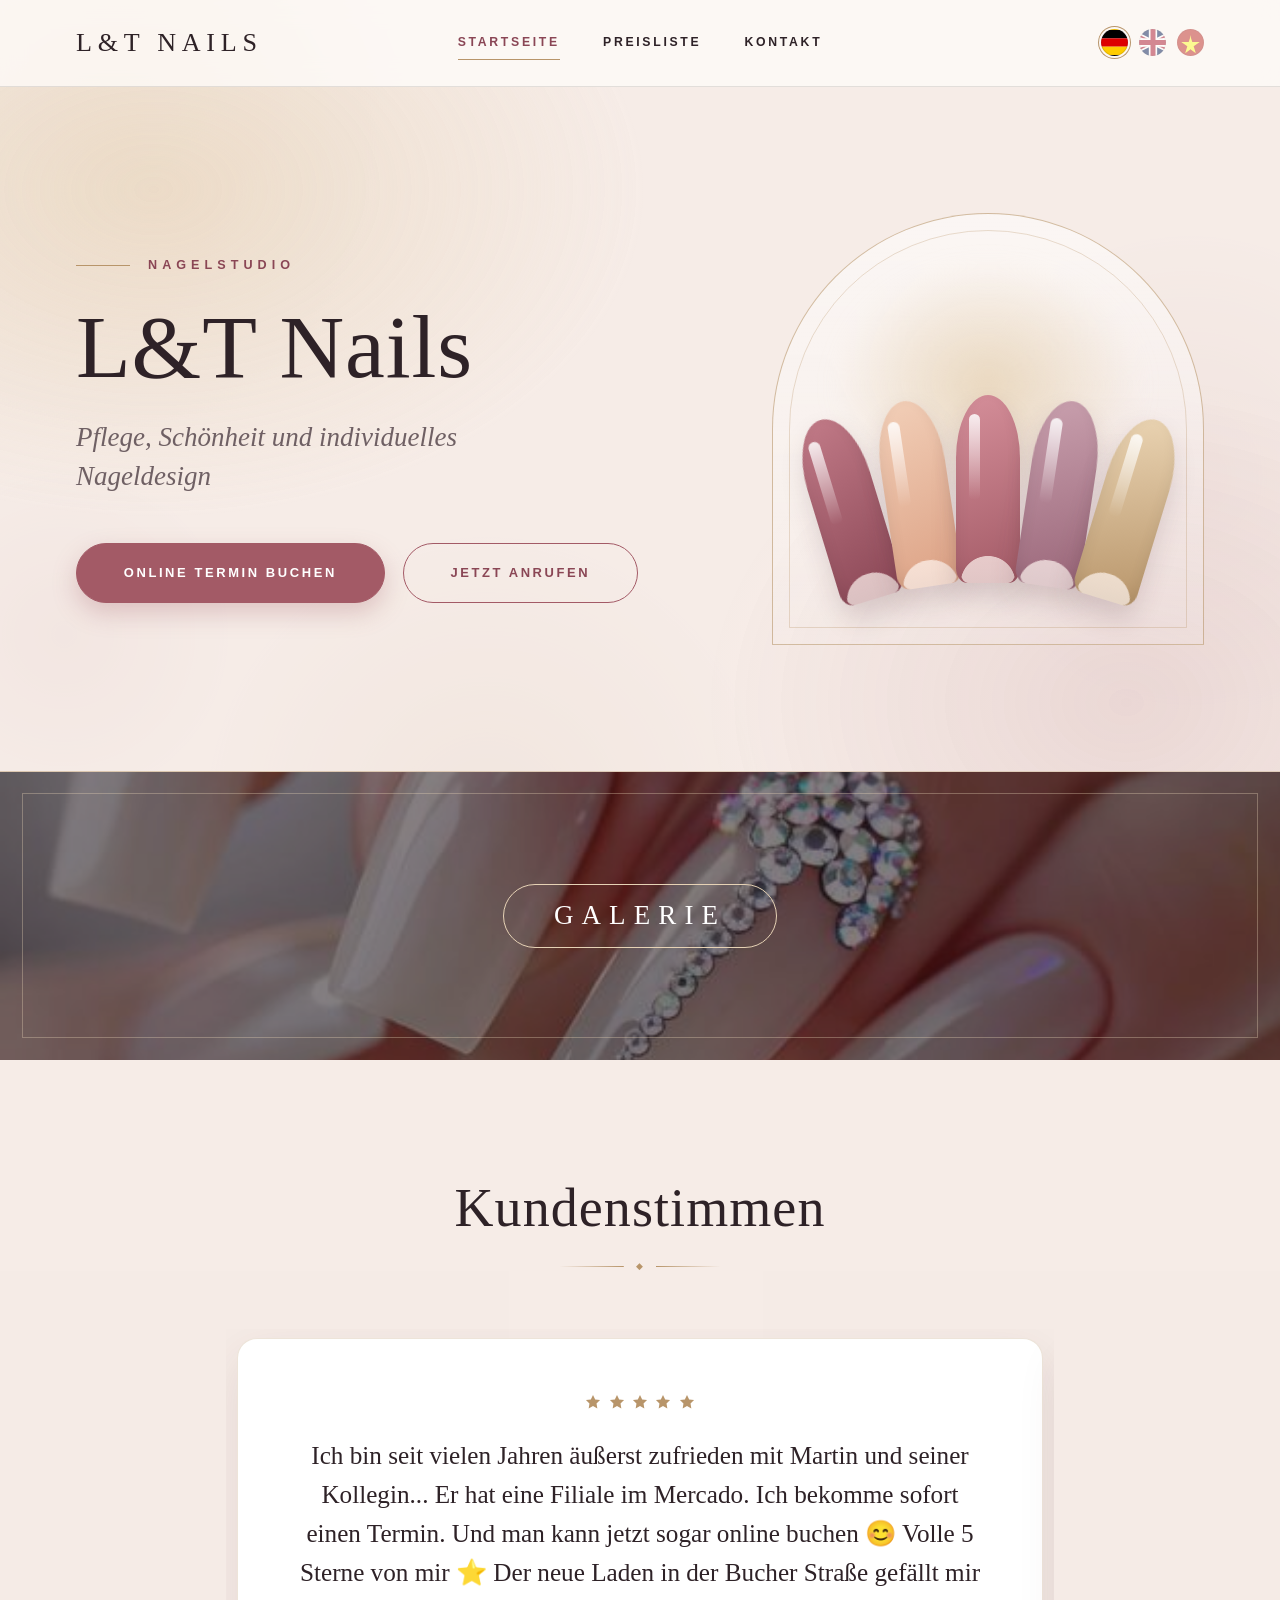
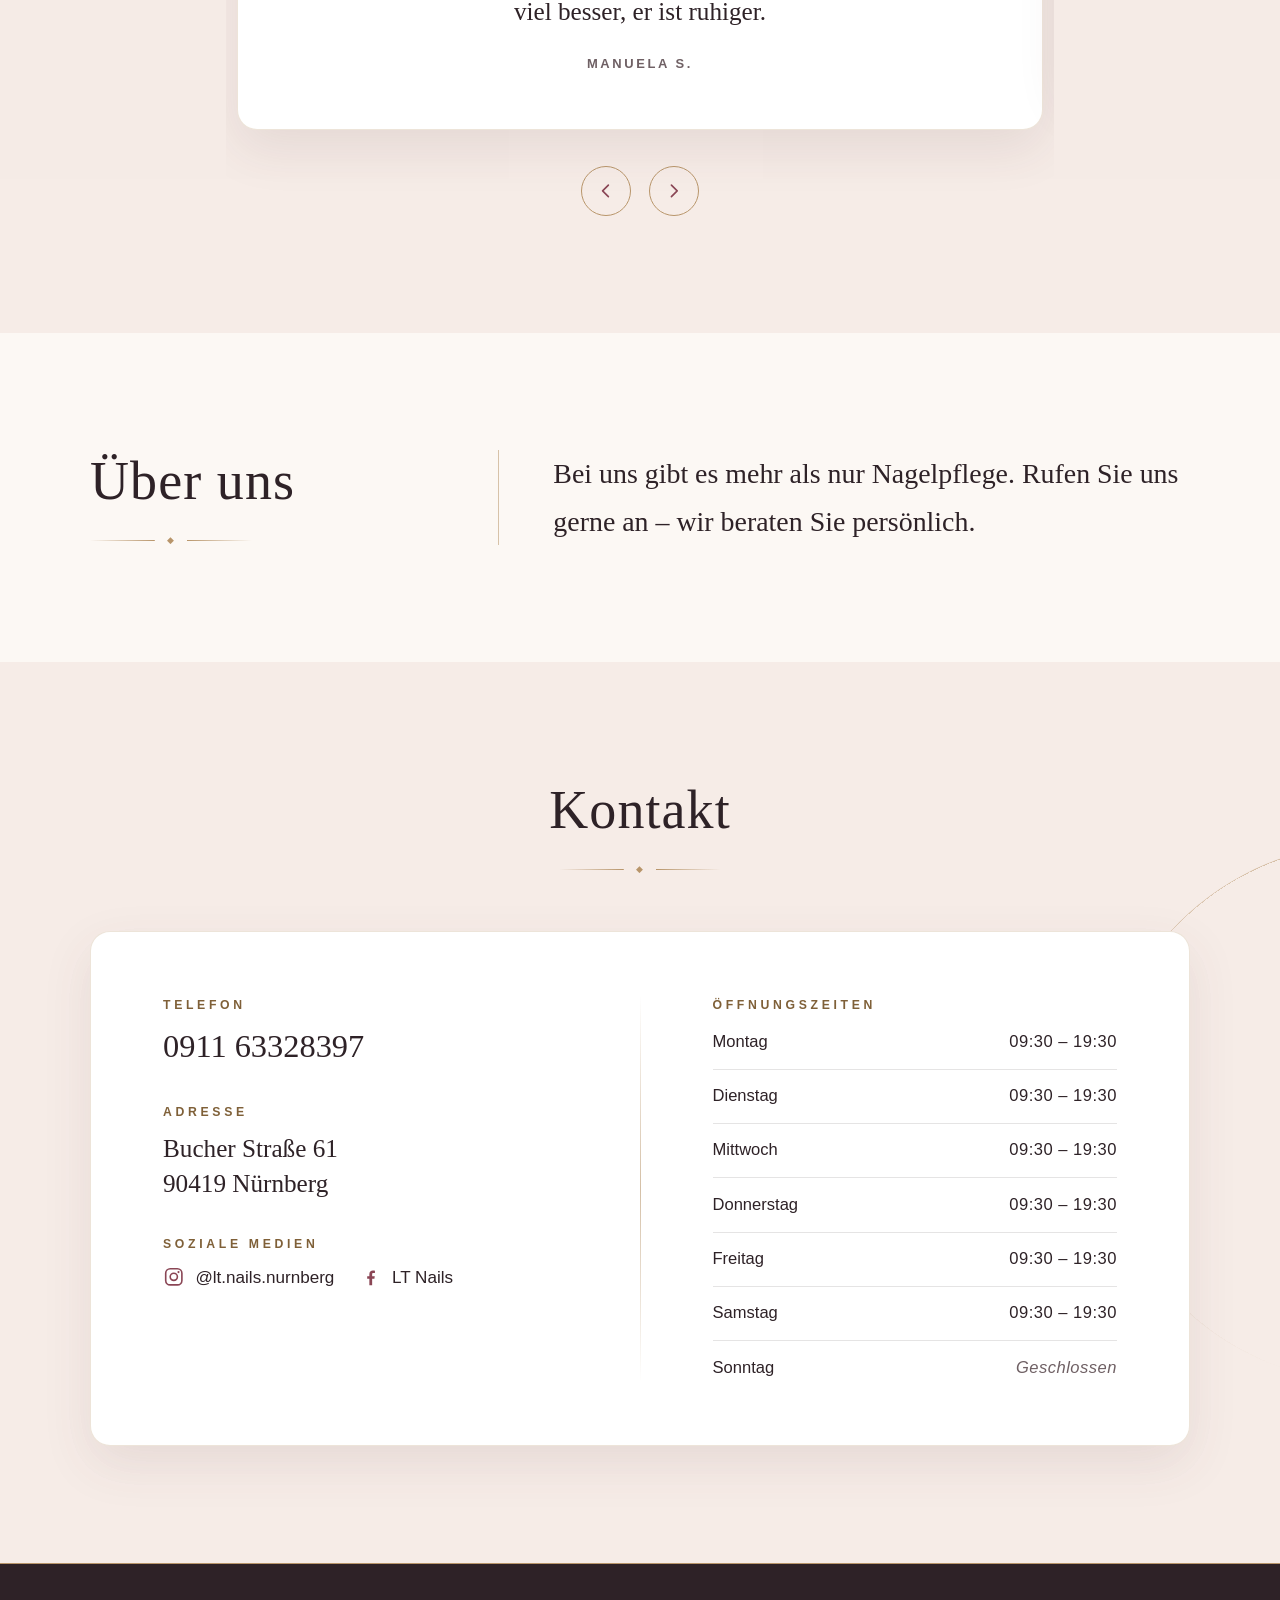
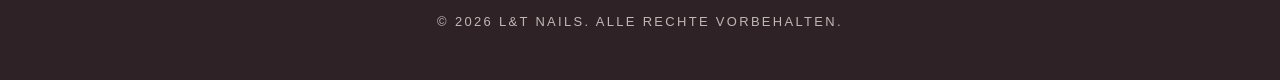
<file: index.html>
<!doctype html>
<html lang="de">
  <head>
    <meta charset="utf-8">
    <meta name="viewport" content="width=device-width, initial-scale=1">
    <title>L&amp;T Nails</title>
    <meta name="description" content="L&amp;T Nails – Nagelstudio in Nürnberg. Pflege, Schönheit und individuelles Nageldesign.">
    <link rel="stylesheet" href="src/styles/main.css">
  </head>
  <body class="home" data-page="home" data-root="">
    <header id="site-header"></header>
    <main>
      <section class="hero">
        <div class="hero-inner">
          <div class="hero-text">
            <p class="hero-eyebrow" data-i18n="hero.eyebrow"></p>
            <h1 class="hero-name" id="hero-name"></h1>
            <p class="hero-tagline" data-i18n="hero.tagline"></p>
            <div class="hero-actions">
              <a class="btn" id="hero-book" data-i18n="book.cta" href="#" target="_blank" rel="noopener noreferrer" hidden></a>
              <a class="btn" id="hero-call" data-i18n="hero.cta" href="#"></a>
            </div>
          </div>
          <div class="hero-art" aria-hidden="true">
            <span class="art-glow"></span>
            <span class="sparkle sparkle-1"></span>
            <span class="sparkle sparkle-2"></span>
            <span class="sparkle sparkle-3"></span>
            <span class="sparkle sparkle-4"></span>
            <span class="sparkle sparkle-5"></span>
            <span class="sparkle sparkle-6"></span>
            <div class="nail nail-1"></div>
            <div class="nail nail-2"></div>
            <div class="nail nail-3"></div>
            <div class="nail nail-4"></div>
            <div class="nail nail-5"></div>
          </div>
        </div>
      </section>

      <section class="section announcement" id="announcement" hidden>
        <div class="section-inner">
          <p class="announcement-label" data-i18n="notice.title"></p>
          <p class="announcement-text" id="announcement-text"></p>
        </div>
      </section>

      <section class="gallery">
        <button class="gallery-banner" id="gallery-banner" type="button" aria-haspopup="dialog">
          <span class="banner-bg" id="banner-bg" aria-hidden="true"></span>
          <span class="gallery-banner-title" data-i18n="gallery.title"></span>
        </button>
        <div class="gallery-overlay" id="gallery-overlay" role="dialog" aria-modal="true" data-i18n-label="gallery.title" hidden>
          <div class="overlay-card">
            <button class="overlay-close" id="overlay-close" type="button" data-i18n-label="gallery.close">&times;</button>
            <div class="overlay-grid" id="overlay-grid"></div>
            <p class="overlay-empty" id="overlay-empty" data-i18n="gallery.empty" hidden></p>
          </div>
        </div>
      </section>

      <section class="section reviews" id="reviews" hidden>
        <div class="section-inner">
          <h2 class="section-title" data-i18n="reviews.title"></h2>
          <div class="slider">
            <div class="slider-track" id="slider-track"></div>
            <div class="slider-controls">
              <button class="slider-btn" id="rev-prev" type="button" data-i18n-label="reviews.prev">
                <svg viewBox="0 0 24 24" aria-hidden="true"><path fill="none" stroke="currentColor" stroke-width="2" stroke-linecap="round" stroke-linejoin="round" d="M15 5l-7 7 7 7"/></svg>
              </button>
              <button class="slider-btn" id="rev-next" type="button" data-i18n-label="reviews.next">
                <svg viewBox="0 0 24 24" aria-hidden="true"><path fill="none" stroke="currentColor" stroke-width="2" stroke-linecap="round" stroke-linejoin="round" d="M9 5l7 7-7 7"/></svg>
              </button>
            </div>
          </div>
        </div>
      </section>

      <section class="section about">
        <div class="section-inner about-inner">
          <h2 class="section-title" data-i18n="about.title"></h2>
          <p class="about-text" data-i18n="about.text"></p>
        </div>
      </section>

      <section class="section section-alt">
        <div class="section-inner">
          <h2 class="section-title" data-i18n="contact.title"></h2>
          <div class="contact-block" id="contact-block"></div>
        </div>
      </section>
    </main>
    <footer id="site-footer"></footer>
    <script src="src/scripts/translations.js"></script>
    <script src="src/scripts/common.js"></script>
    <script src="src/scripts/home.js"></script>
  </body>
</html>
</file>
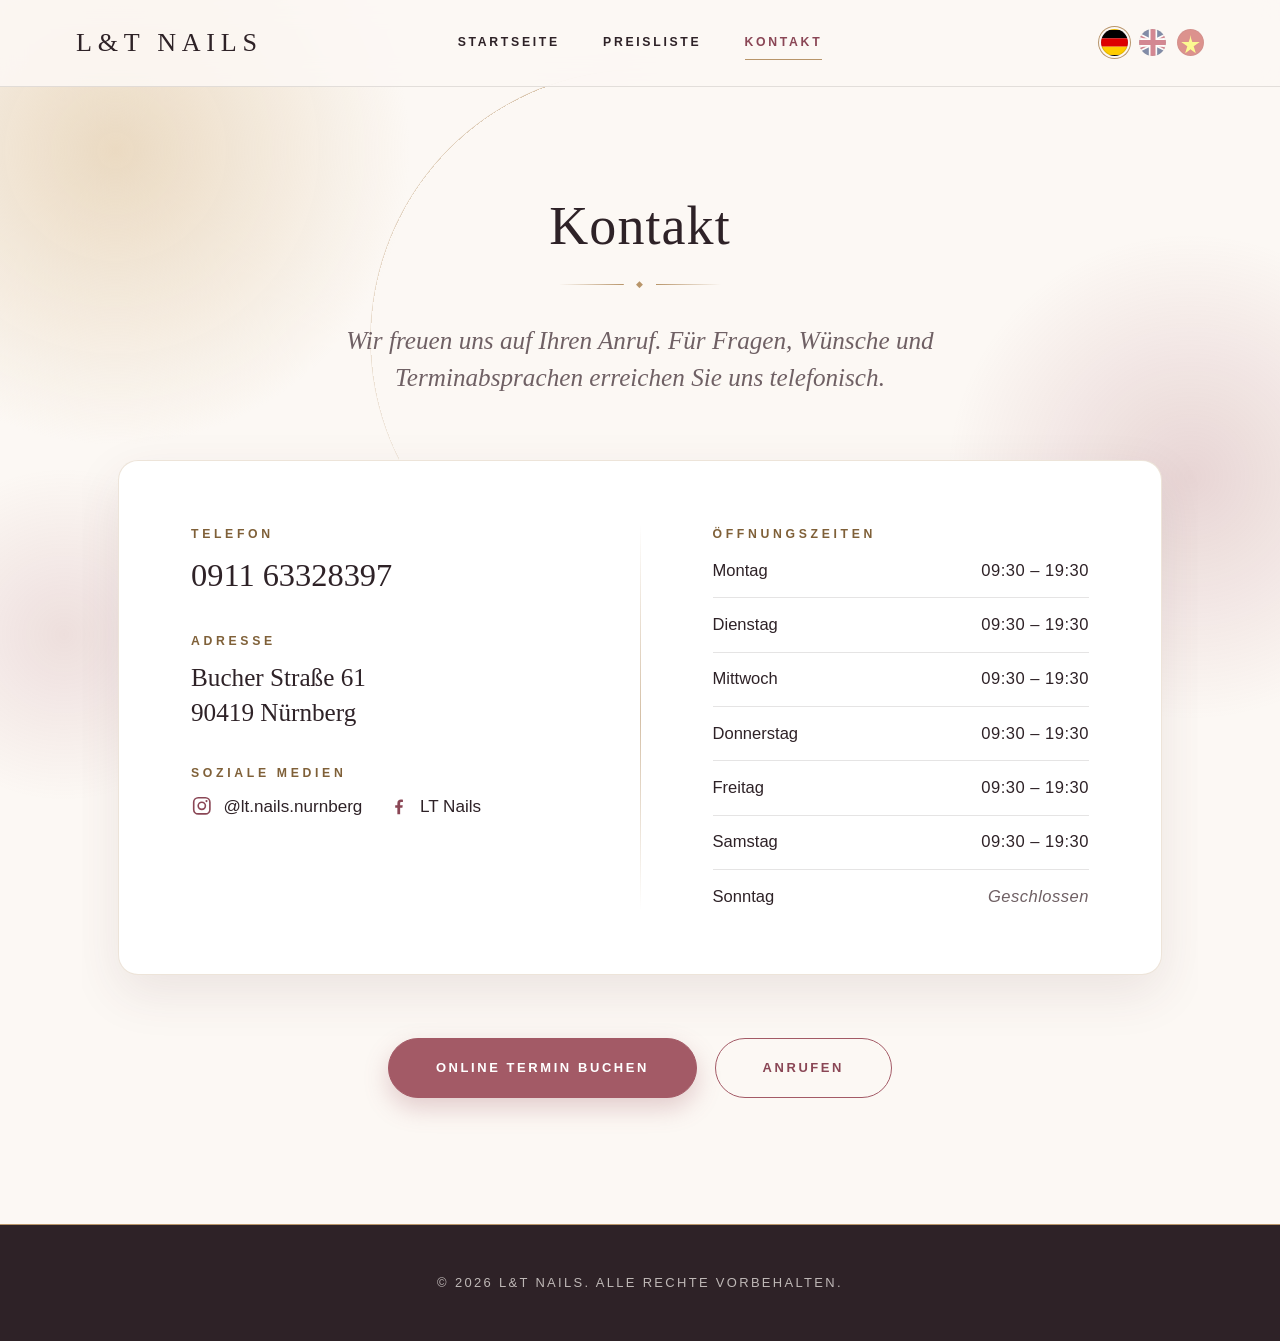
<file: src/pages/contact.html>
<!doctype html>
<html lang="de">
  <head>
    <meta charset="utf-8">
    <meta name="viewport" content="width=device-width, initial-scale=1">
    <title>Kontakt – L&amp;T Nails</title>
    <meta name="description" content="Kontakt und Öffnungszeiten von L&amp;T Nails – Nagelstudio in Nürnberg.">
    <link rel="stylesheet" href="../../src/styles/main.css">
  </head>
  <body data-page="contact" data-root="../../">
    <header id="site-header"></header>
    <main class="page">
      <h1 class="page-title" data-i18n="contact.title"></h1>
      <p class="page-intro" data-i18n="contact.intro"></p>
      <div class="contact-block" id="contact-block"></div>
      <p class="page-cta">
        <a class="btn" id="contact-book" data-i18n="book.cta" href="#" target="_blank" rel="noopener noreferrer" hidden></a>
        <a class="btn" id="contact-call" data-i18n="contact.call" href="#"></a>
      </p>
    </main>
    <footer id="site-footer"></footer>
    <script src="../../src/scripts/translations.js"></script>
    <script src="../../src/scripts/common.js"></script>
  </body>
</html>
</file>
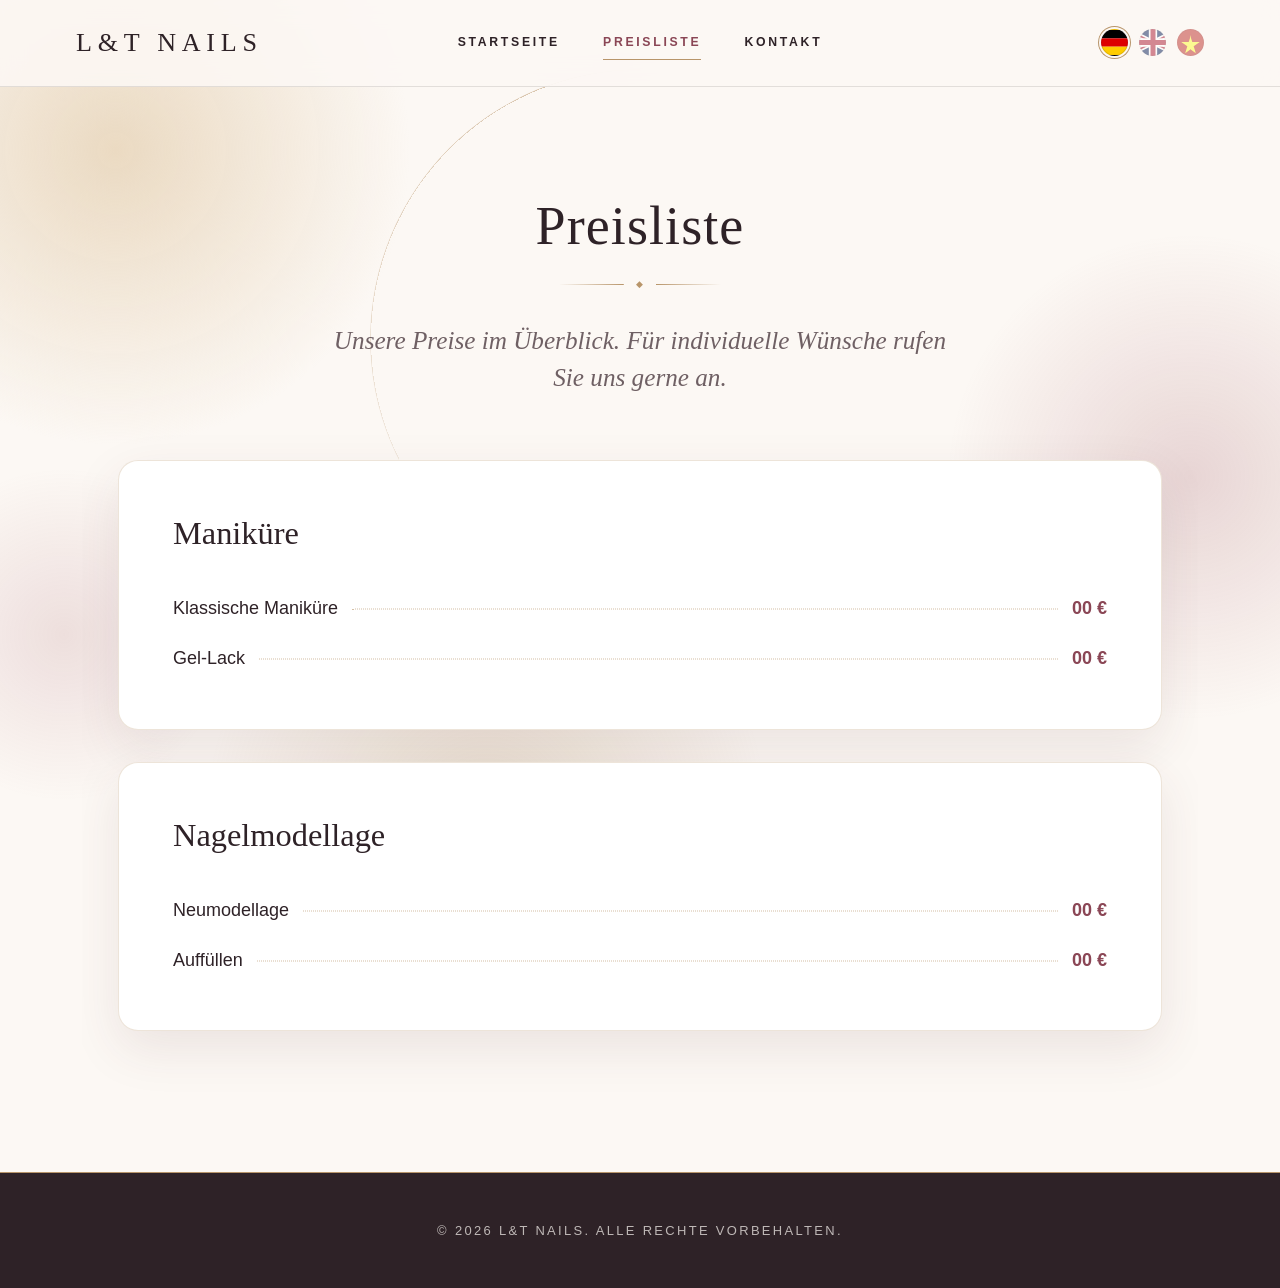
<file: src/pages/prices.html>
<!doctype html>
<html lang="de">
  <head>
    <meta charset="utf-8">
    <meta name="viewport" content="width=device-width, initial-scale=1">
    <title>Preisliste – L&amp;T Nails</title>
    <meta name="description" content="Preisliste von L&amp;T Nails – Nagelstudio in Nürnberg.">
    <link rel="stylesheet" href="../../src/styles/main.css">
  </head>
  <body data-page="prices" data-root="../../">
    <header id="site-header"></header>
    <main class="page">
      <h1 class="page-title" data-i18n="prices.title"></h1>
      <p class="page-intro" data-i18n="prices.intro"></p>
      <div id="prices"></div>
    </main>
    <footer id="site-footer"></footer>
    <script src="../../src/scripts/translations.js"></script>
    <script src="../../src/scripts/common.js"></script>
    <script src="../../src/scripts/prices.js"></script>
  </body>
</html>
</file>
<file: src/styles/main.css>
/* L&T Nails – nail studio website */
:root {
  --blush: #f4e8e3;
  --cream: #fcf8f4;
  --rose: #a35a66;
  --rose-dark: #8a4655;
  --gold: #b8956a;
  --gold-light: #e6d2b5;
  --gold-text: #7f6038;
  --plum: #2e2227;
  --muted: #6f6064;
  --line: rgba(46, 34, 39, 0.12);
  --serif: "Cormorant Garamond", "Playfair Display", "Iowan Old Style", "Palatino Linotype", Palatino, "Book Antiqua", Georgia, serif;
  --sans: "Helvetica Neue", "Segoe UI", Roboto, "Noto Sans", "Liberation Sans", Arial, sans-serif;
  --shadow: 0 18px 50px rgba(90, 50, 62, 0.1);
}

:root {
  --blush-soft: var(--blush);
}

@supports (background: color-mix(in srgb, red 50%, transparent)) {
  :root {
    --blush-soft: color-mix(in srgb, var(--blush) 78%, transparent);
  }
}

html {
  font-size: 100%;
}

/* Phones: scale the whole rem-based layout down so it keeps the laptop proportions. */
@media (max-width: 700px) {
  html {
    font-size: 81.25%;
  }
}

@media (max-width: 400px) {
  html {
    font-size: 75%;
  }
}

@media (min-width: 1280px) {
  html {
    font-size: 112.5%;
  }
}

@media (min-width: 1680px) {
  html {
    font-size: 125%;
  }
}

* {
  box-sizing: border-box;
}

body {
  margin: 0;
  font-family: var(--sans);
  color: var(--plum);
  background: var(--cream);
  line-height: 1.7;
  -webkit-font-smoothing: antialiased;
}

h1,
h2,
h3 {
  font-weight: 500;
}

:focus-visible {
  outline: 2px solid var(--rose-dark);
  outline-offset: 3px;
  border-radius: 4px;
}

[hidden] {
  display: none !important;
}

/* ---------- Entrance animation ---------- */
@keyframes fadeUp {
  from {
    opacity: 0;
    transform: translateY(1.2rem);
  }
  to {
    opacity: 1;
    transform: none;
  }
}

/* ---------- Header ---------- */
.site-header {
  position: sticky;
  top: 0;
  z-index: 50;
  background: rgba(252, 248, 244, 0.88);
  backdrop-filter: blur(12px);
  -webkit-backdrop-filter: blur(12px);
  border-bottom: 1px solid var(--line);
}

.header-inner {
  max-width: 1200px;
  margin: 0 auto;
  padding: 1.15rem 2rem;
  display: grid;
  grid-template-columns: 1fr auto 1fr;
  align-items: center;
  gap: 1.5rem;
}

.brand {
  justify-self: start;
  font-family: var(--serif);
  font-size: 1.45rem;
  letter-spacing: 0.22em;
  text-transform: uppercase;
  color: var(--plum);
  text-decoration: none;
  white-space: nowrap;
}

.nav {
  display: flex;
  gap: 2.4rem;
}

.nav-link {
  text-transform: uppercase;
  letter-spacing: 0.22em;
  font-size: 0.68rem;
  font-weight: 600;
  color: var(--plum);
  text-decoration: none;
  padding: 0.35rem 0;
  position: relative;
}

.nav-link::after {
  content: "";
  position: absolute;
  left: 50%;
  right: 50%;
  bottom: 0;
  height: 1px;
  background: var(--gold);
  transition: left 0.3s ease, right 0.3s ease;
}

.nav-link:hover::after,
.nav-link[aria-current="page"]::after {
  left: 0;
  right: 0;
}

.nav-link[aria-current="page"] {
  color: var(--rose-dark);
}

.lang-switch {
  justify-self: end;
  display: flex;
  gap: 0.6rem;
}

.flag {
  width: 1.5rem;
  height: 1.5rem;
  padding: 0;
  border: 1px solid var(--line);
  border-radius: 50%;
  background-size: cover;
  background-position: center;
  cursor: pointer;
  opacity: 0.5;
  filter: saturate(0.8);
  transition: opacity 0.25s ease, box-shadow 0.25s ease, transform 0.25s ease;
}

.flag:hover {
  opacity: 0.9;
  transform: translateY(-1px);
}

.flag.active {
  opacity: 1;
  filter: none;
  box-shadow: 0 0 0 2px var(--cream), 0 0 0 3px var(--gold);
}

.flag-de {
  background-image: url("data:image/svg+xml,%3Csvg xmlns='http://www.w3.org/2000/svg' viewBox='0 0 5 3' preserveAspectRatio='none'%3E%3Crect width='5' height='1' fill='%23000'/%3E%3Crect y='1' width='5' height='1' fill='%23d00'/%3E%3Crect y='2' width='5' height='1' fill='%23fc0'/%3E%3C/svg%3E");
}

.flag-en {
  background-image: url("data:image/svg+xml,%3Csvg xmlns='http://www.w3.org/2000/svg' viewBox='0 0 60 30' preserveAspectRatio='xMidYMid slice'%3E%3Crect width='60' height='30' fill='%23012169'/%3E%3Cpath d='M0 0L60 30M60 0L0 30' stroke='%23fff' stroke-width='6'/%3E%3Cpath d='M0 0L60 30M60 0L0 30' stroke='%23C8102E' stroke-width='2'/%3E%3Cpath d='M30 0V30M0 15H60' stroke='%23fff' stroke-width='10'/%3E%3Cpath d='M30 0V30M0 15H60' stroke='%23C8102E' stroke-width='6'/%3E%3C/svg%3E");
}

.flag-vi {
  background-image: url("data:image/svg+xml,%3Csvg xmlns='http://www.w3.org/2000/svg' viewBox='0 0 30 20' preserveAspectRatio='xMidYMid slice'%3E%3Crect width='30' height='20' fill='%23da251d'/%3E%3Cpolygon points='15,4 16.8,9.6 22.7,9.6 17.9,13 19.6,18.6 15,15.2 10.4,18.6 12.1,13 7.3,9.6 13.2,9.6' fill='%23ff0'/%3E%3C/svg%3E");
}

/* ---------- Buttons ---------- */
.btn {
  display: inline-block;
  padding: 1rem 2.6rem;
  border-radius: 999px;
  background: var(--rose);
  color: #fff;
  text-transform: uppercase;
  letter-spacing: 0.2em;
  font-size: 0.72rem;
  font-weight: 600;
  text-decoration: none;
  border: 1px solid var(--rose);
  box-shadow: 0 10px 24px rgba(163, 90, 102, 0.28);
  transition: transform 0.25s ease, box-shadow 0.25s ease, background 0.25s ease;
}

.btn:hover {
  transform: translateY(-2px);
  background: var(--rose-dark);
  border-color: var(--rose-dark);
  box-shadow: 0 14px 28px rgba(138, 70, 85, 0.3);
}

.btn-outline {
  background: transparent;
  color: var(--rose-dark);
  box-shadow: none;
}

.btn-outline:hover {
  background: var(--rose-dark);
  color: #fff;
}

/* ---------- Sections ---------- */
.section {
  padding: 6.5rem 2rem;
}

.section-alt {
  background: var(--blush-soft);
}

.section-inner {
  max-width: 1100px;
  margin: 0 auto;
}

.section-title,
.page-title {
  font-family: var(--serif);
  font-weight: 500;
  font-size: 2.6rem;
  line-height: 1.15;
  letter-spacing: 0.02em;
  text-align: center;
  margin: 0 0 3.2rem;
}

.section-title::after,
.page-title::after {
  content: "\25C6";
  content: "\25C6" / "";
  display: block;
  width: 9rem;
  margin: 1.3rem auto 0;
  color: var(--gold);
  font-family: var(--sans);
  font-size: 0.5rem;
  line-height: 1;
  text-align: center;
  background:
    linear-gradient(90deg, transparent, var(--gold)) left 50% / 3.6rem 1px no-repeat,
    linear-gradient(270deg, transparent, var(--gold)) right 50% / 3.6rem 1px no-repeat;
}

.home .section-title {
  font-size: 3rem;
}

/* ---------- Hero ---------- */
.hero {
  position: relative;
  background:
    radial-gradient(42rem 28rem at 12% 15%, rgba(230, 210, 181, 0.55), transparent 65%),
    radial-gradient(36rem 28rem at 88% 90%, rgba(163, 90, 102, 0.14), transparent 65%),
    var(--blush-soft);
  border-bottom: 1px solid rgba(184, 149, 106, 0.35);
}

.hero-inner {
  max-width: 1200px;
  margin: 0 auto;
  padding: 7rem 2rem;
  display: flex;
  align-items: center;
  justify-content: space-between;
  gap: 4rem;
}

.hero-text {
  flex: 1;
  max-width: 34rem;
}

.hero-eyebrow {
  display: flex;
  align-items: center;
  gap: 1rem;
  text-transform: uppercase;
  letter-spacing: 0.4em;
  font-size: 0.7rem;
  font-weight: 600;
  color: var(--rose-dark);
  margin: 0;
}

.hero-eyebrow::before {
  content: "";
  width: 3rem;
  height: 1px;
  background: var(--gold);
}

.hero-name {
  font-family: var(--serif);
  font-weight: 500;
  font-size: clamp(3.2rem, 7vw, 5.2rem);
  line-height: 1.02;
  letter-spacing: 0.01em;
  margin: 1.4rem 0 1.4rem;
}

.hero-tagline {
  font-family: var(--serif);
  font-style: italic;
  color: var(--muted);
  font-size: 1.5rem;
  line-height: 1.45;
  max-width: 26rem;
  margin: 0;
}

.hero-actions {
  margin-top: 2.6rem;
  display: flex;
  gap: 1rem;
  flex-wrap: wrap;
}

/* Hero artwork: fan of five polished nails inside a gold arch */
.hero-art {
  position: relative;
  width: 24rem;
  height: 24rem;
  flex-shrink: 0;
  border: 1px solid rgba(184, 149, 106, 0.6);
  border-radius: 12rem 12rem 0 0;
  background: linear-gradient(180deg, rgba(255, 255, 255, 0.55), rgba(255, 255, 255, 0.1));
}

.hero-art::before {
  content: "";
  position: absolute;
  inset: 0.9rem 0.9rem 0.9rem;
  border: 1px solid rgba(184, 149, 106, 0.3);
  border-radius: 11.1rem 11.1rem 0 0;
}

.nail {
  position: absolute;
  bottom: 3.4rem;
  left: calc(50% - 1.8rem);
  width: 3.6rem;
  height: 10.4rem;
  border-radius: 50% 50% 18% 18% / 34% 34% 8% 8%;
  transform-origin: 50% 32rem;
  transform: rotate(var(--r, 0deg));
  box-shadow: inset 0 -0.5rem 0.8rem rgba(0, 0, 0, 0.08), 0 14px 26px rgba(90, 50, 62, 0.18);
  animation: nailIn 1s cubic-bezier(0.2, 0.8, 0.2, 1) var(--d, 0s) both,
    float 7s ease-in-out calc(var(--d, 0s) + 1.2s) infinite;
}

/* Gloss streak */
.nail::after {
  content: "";
  position: absolute;
  top: 10%;
  left: 20%;
  width: 18%;
  height: 46%;
  border-radius: 999px;
  background: linear-gradient(rgba(255, 255, 255, 0.85), rgba(255, 255, 255, 0));
  animation: gloss 6s ease-in-out calc(var(--d, 0s) * 2 + 1.5s) infinite;
}

/* Pale half-moon at the cuticle */
.nail::before {
  content: "";
  position: absolute;
  left: 0;
  right: 0;
  bottom: 0;
  height: 20%;
  border-radius: 0 0 18% 18% / 0 0 100% 100%;
  background: radial-gradient(ellipse 60% 100% at 50% 100%, rgba(255, 245, 240, 0.7) 0 70%, transparent 72%);
}

.nail-1 {
  --r: -17deg;
  --d: 0.4s;
  background: linear-gradient(160deg, #c27b88, #8a4655);
}

.nail-2 {
  --r: -8.5deg;
  background: linear-gradient(160deg, #f2cfb8, #dca184);
  --d: 0.55s;
}

.nail-3 {
  --r: 0deg;
  background: linear-gradient(160deg, #d58f9a, #a35a66);
  --d: 0.7s;
}

.nail-4 {
  --r: 8.5deg;
  background: linear-gradient(160deg, #c9a0ae, #9a6679);
  --d: 0.85s;
}

.nail-5 {
  --r: 17deg;
  background: linear-gradient(160deg, #ebd5b4, #b8956a);
  --d: 1s;
}

@keyframes float {
  0%,
  100% {
    translate: 0 0;
  }
  50% {
    translate: 0 -0.5rem;
  }
}

/* ---------- Announcement ---------- */
.announcement {
  text-align: center;
}

.announcement-label {
  text-transform: uppercase;
  letter-spacing: 0.35em;
  font-size: 0.7rem;
  font-weight: 600;
  color: var(--rose-dark);
  margin: 0;
}

.announcement-text {
  font-family: var(--serif);
  font-size: 1.8rem;
  line-height: 1.4;
  white-space: pre-line;
  max-width: 50rem;
  margin: 1.2rem auto 0;
}

/* ---------- Gallery ---------- */
.gallery {
  padding: 0;
}

.gallery-banner {
  position: relative;
  display: flex;
  align-items: center;
  justify-content: center;
  width: 100%;
  min-height: 16rem;
  border: 0;
  padding: 0;
  cursor: pointer;
  overflow: hidden;
  background:
    radial-gradient(30rem 14rem at 50% 0%, rgba(184, 149, 106, 0.22), transparent 70%),
    linear-gradient(135deg, #261a1f, #46303a 55%, #261a1f);
}

.gallery-banner::before {
  content: "";
  position: absolute;
  inset: 1.2rem;
  border: 1px solid rgba(230, 210, 181, 0.35);
  z-index: 1;
  pointer-events: none;
  transition: inset 0.4s ease, border-color 0.4s ease;
}

.gallery-banner:hover::before {
  inset: 0.8rem;
  border-color: rgba(230, 210, 181, 0.6);
}

.banner-bg {
  position: absolute;
  inset: 0;
  background-size: cover;
  background-position: center;
  transition: transform 0.6s ease;
}

.banner-bg::after {
  content: "";
  position: absolute;
  inset: 0;
  background: rgba(34, 21, 27, 0.55);
  transition: background 0.3s ease;
}

.gallery-banner:hover .banner-bg {
  transform: scale(1.04);
}

.gallery-banner:hover .banner-bg::after {
  background: rgba(34, 21, 27, 0.4);
}

.gallery-banner-title {
  position: relative;
  z-index: 2;
  display: inline-block;
  padding: 0.85rem 2.8rem;
  border: 1px solid var(--gold-light);
  border-radius: 999px;
  color: #fff;
  font-family: var(--serif);
  font-size: 1.5rem;
  letter-spacing: 0.3em;
  text-transform: uppercase;
  transition: background 0.3s ease, color 0.3s ease;
}

.gallery-banner:hover .gallery-banner-title {
  background: rgba(255, 255, 255, 0.12);
}

.gallery-overlay {
  position: fixed;
  inset: 0;
  background: rgba(30, 18, 22, 0.75);
  display: flex;
  align-items: center;
  justify-content: center;
  padding: 1.5rem;
  z-index: 60;
}

.overlay-card {
  background: #fff;
  border-radius: 20px;
  box-shadow: var(--shadow);
  max-width: 60rem;
  width: 100%;
  max-height: 85vh;
  overflow: auto;
  padding: 3rem 2.5rem 2.5rem;
  position: relative;
}

.overlay-close {
  position: absolute;
  top: 1rem;
  right: 1rem;
  width: 2.4rem;
  height: 2.4rem;
  border-radius: 50%;
  border: 1px solid var(--line);
  background: #fff;
  cursor: pointer;
  font-size: 1.2rem;
  line-height: 1;
  color: var(--plum);
  transition: background 0.2s ease;
}

.overlay-close:hover {
  background: var(--blush);
}

.overlay-grid {
  display: grid;
  grid-template-columns: repeat(auto-fill, minmax(10rem, 1fr));
  gap: 0.8rem;
}

.overlay-cell {
  aspect-ratio: 1;
  overflow: hidden;
  border-radius: 12px;
}

.overlay-cell img {
  width: 100%;
  height: 100%;
  object-fit: cover;
  display: block;
}

.overlay-empty {
  text-align: center;
  font-family: var(--serif);
  font-style: italic;
  font-size: 1.4rem;
  color: var(--muted);
  padding: 2rem 0;
  margin: 0;
}

/* ---------- Reviews ---------- */
.reviews {
  background: var(--blush-soft);
}

.slider {
  max-width: 46rem;
  margin: 0 auto;
  overflow: hidden;
}

.slider-track {
  display: flex;
  transition: transform 0.45s ease;
}

.slide {
  min-width: 100%;
  padding: 0.5rem 0.6rem 1.5rem;
}

.review-card {
  background: #fff;
  border: 1px solid rgba(184, 149, 106, 0.25);
  border-radius: 20px;
  box-shadow: var(--shadow);
  padding: 3rem;
  margin: 0;
  text-align: center;
}

.stars {
  color: var(--gold);
  display: flex;
  justify-content: center;
  gap: 0.3rem;
  margin-bottom: 1.4rem;
}

.stars svg {
  width: 1rem;
  height: 1rem;
}

.review-text {
  font-family: var(--serif);
  font-size: 1.4rem;
  line-height: 1.55;
  margin: 0 0 0.8rem;
  display: -webkit-box;
  -webkit-line-clamp: 5;
  -webkit-box-orient: vertical;
  overflow: hidden;
}

.review-text.expanded {
  display: block;
  overflow: visible;
}

.review-more {
  background: none;
  border: 0;
  padding: 0;
  color: var(--rose-dark);
  cursor: pointer;
  font-size: 0.72rem;
  font-weight: 600;
  letter-spacing: 0.18em;
  text-transform: uppercase;
  text-decoration: underline;
  text-underline-offset: 0.3em;
}

.review-name {
  color: var(--muted);
  margin-top: 1.2rem;
  font-size: 0.72rem;
  font-weight: 600;
  letter-spacing: 0.2em;
  text-transform: uppercase;
}

.slider-controls {
  display: flex;
  justify-content: center;
  gap: 1rem;
  margin-top: 0.5rem;
}

.slider-btn {
  width: 2.8rem;
  height: 2.8rem;
  border-radius: 50%;
  border: 1px solid var(--gold);
  background: transparent;
  color: var(--rose-dark);
  cursor: pointer;
  display: flex;
  align-items: center;
  justify-content: center;
  transition: background 0.25s ease, color 0.25s ease, transform 0.25s ease;
}

.slider-btn:hover {
  background: var(--rose-dark);
  color: #fff;
  transform: translateY(-2px);
}

.slider-btn svg {
  width: 1.1rem;
  height: 1.1rem;
}

/* ---------- About ---------- */
.about-inner {
  display: flex;
  gap: 5rem;
  align-items: flex-start;
}

.about .section-title {
  flex: 1;
  text-align: left;
  margin-bottom: 0;
}

.about .section-title::after {
  margin-left: 0;
}

.about-text {
  flex: 2;
  font-family: var(--serif);
  font-size: 1.55rem;
  line-height: 1.7;
  color: var(--plum);
  margin: 0;
  padding-left: 3rem;
  border-left: 1px solid rgba(184, 149, 106, 0.55);
}

/* ---------- Contact block ---------- */
.contact-card {
  background: #fff;
  border: 1px solid rgba(184, 149, 106, 0.25);
  border-radius: 20px;
  box-shadow: var(--shadow);
  padding: 3.5rem 4rem;
  display: flex;
  gap: 4rem;
}

.contact-details,
.contact-hours {
  flex: 1;
}

.contact-divider {
  width: 1px;
  background: linear-gradient(180deg, transparent, rgba(184, 149, 106, 0.6), transparent);
}

.contact-label {
  font-family: var(--sans);
  font-size: 0.68rem;
  font-weight: 600;
  text-transform: uppercase;
  letter-spacing: 0.3em;
  color: var(--gold-text);
  margin: 0 0 0.45rem;
}

.contact-row {
  margin-bottom: 1.8rem;
}

.contact-row:last-child {
  margin-bottom: 0;
}

.contact-value {
  font-family: var(--serif);
  font-size: 1.4rem;
  line-height: 1.4;
  color: var(--plum);
  text-decoration: none;
}

a.contact-value {
  transition: color 0.2s ease;
}

a.contact-value:hover {
  color: var(--rose-dark);
}

.contact-phone {
  font-size: 1.8rem;
}

.address-line {
  display: block;
}

.map-link {
  font-family: var(--sans);
  font-size: 0.7rem;
  font-weight: 600;
  letter-spacing: 0.2em;
  text-transform: uppercase;
  color: var(--rose-dark);
  border-bottom: 1px solid var(--gold);
  padding-bottom: 0.2rem;
}

.map-link::after {
  content: " \2192";
}

.contact-row:has(> .map-link) {
  margin-top: -0.9rem;
}

.social-links {
  display: flex;
  flex-wrap: wrap;
  gap: 0.6rem 1.4rem;
}

.social-link {
  display: inline-flex;
  align-items: center;
  gap: 0.6rem;
  color: var(--plum);
  text-decoration: none;
  font-size: 0.95rem;
  transition: color 0.2s ease;
}

.social-link svg {
  width: 1.2rem;
  height: 1.2rem;
  color: var(--rose-dark);
  flex-shrink: 0;
}

.social-link:hover {
  color: var(--rose-dark);
}

.hours-row {
  display: flex;
  justify-content: space-between;
  gap: 1rem;
  padding: 0.7rem 0;
  border-bottom: 1px solid var(--line);
  font-size: 0.92rem;
}

.hours-row:first-child {
  padding-top: 0.2rem;
}

.hours-row:last-child {
  border-bottom: 0;
  padding-bottom: 0;
}

.hours-time {
  font-variant-numeric: tabular-nums;
  letter-spacing: 0.03em;
}

.hours-time.closed {
  color: var(--muted);
  font-style: italic;
}

/* ---------- Pages (prices, contact) ---------- */
.page {
  max-width: 62rem;
  margin: 0 auto;
  padding: 6rem 2rem;
  min-height: 62vh;
}

.page-title {
  margin-bottom: 1.8rem;
  font-size: 3rem;
}

.page-intro {
  text-align: center;
  font-family: var(--serif);
  font-style: italic;
  font-size: 1.4rem;
  line-height: 1.5;
  color: var(--muted);
  max-width: 36rem;
  margin: 0 auto 3.5rem;
}

.page-cta {
  display: flex;
  flex-wrap: wrap;
  justify-content: center;
  gap: 1rem;
  margin-top: 3.5rem;
}

.price-card {
  background: #fff;
  border: 1px solid rgba(184, 149, 106, 0.25);
  border-radius: 20px;
  box-shadow: var(--shadow);
  padding: 2.5rem 3rem;
  margin-bottom: 1.8rem;
}

.price-cat {
  font-family: var(--serif);
  font-size: 1.8rem;
  margin: 0 0 1.2rem;
}

.price-row {
  display: flex;
  align-items: baseline;
  gap: 0.8rem;
  padding: 0.55rem 0;
}

.price-dots {
  flex: 1;
  border-bottom: 1px dotted rgba(184, 149, 106, 0.6);
  transform: translateY(-0.25em);
}

.price-value {
  color: var(--rose-dark);
  font-weight: 600;
  font-variant-numeric: tabular-nums;
}

.prices-empty {
  background: #fff;
  border: 1px solid rgba(184, 149, 106, 0.25);
  border-radius: 20px;
  box-shadow: var(--shadow);
  padding: 3.5rem 2rem;
  text-align: center;
  font-family: var(--serif);
  font-style: italic;
  font-size: 1.5rem;
  line-height: 1.5;
  color: var(--muted);
}

/* ---------- Footer ---------- */
.site-footer {
  background: var(--plum);
  color: rgba(252, 248, 244, 0.7);
  text-align: center;
  padding: 2.6rem 1.5rem;
  font-size: 0.72rem;
  letter-spacing: 0.18em;
  text-transform: uppercase;
  border-top: 1px solid var(--gold);
}

.footer-text {
  margin: 0;
}

/* ---------- Responsive ---------- */
@media (max-width: 900px) {
  .header-inner {
    display: flex;
    flex-wrap: wrap;
    justify-content: space-between;
    row-gap: 0.7rem;
    padding: 0.9rem 1.5rem;
  }

  .brand {
    order: 1;
    font-size: 1.2rem;
    letter-spacing: 0.18em;
  }

  .lang-switch {
    order: 2;
  }

  .nav {
    order: 3;
    width: 100%;
    justify-content: center;
    gap: 1.8rem;
  }

  .contact-card {
    padding: 3rem;
    gap: 3rem;
  }

  .about-inner {
    gap: 3rem;
  }
}

@media (max-width: 800px) {
  .hero-inner {
    flex-direction: column-reverse;
    text-align: center;
    gap: 3rem;
    padding: 4.5rem 1.5rem;
  }

  .hero-text {
    max-width: none;
  }

  .hero-eyebrow {
    justify-content: center;
  }

  .hero-eyebrow::after {
    content: "";
    width: 3rem;
    height: 1px;
    background: var(--gold);
  }

  .hero-tagline {
    margin: 0 auto;
  }

  .hero-actions {
    justify-content: center;
  }

  .hero-art {
    transform: scale(0.72);
    transform-origin: 50% 100%;
    margin: -4rem 0 -0.5rem;
  }
}

@media (max-width: 700px) {
  .section {
    padding: 4rem 1.5rem;
  }

  .home .section-title,
  .page-title {
    font-size: 2.2rem;
  }

  .section-title {
    margin-bottom: 2.2rem;
  }

  .hero-name {
    font-size: 3rem;
  }

  .contact-card {
    flex-direction: column;
    padding: 2.2rem 1.8rem;
    gap: 2.2rem;
  }

  .contact-divider {
    width: 100%;
    height: 1px;
    background: linear-gradient(90deg, transparent, rgba(184, 149, 106, 0.6), transparent);
  }

  .contact-phone {
    font-size: 1.6rem;
  }

  .about-inner {
    flex-direction: column;
    gap: 1.8rem;
    text-align: center;
  }

  .about .section-title {
    text-align: center;
  }

  .about .section-title::after {
    margin-left: auto;
  }

  .about-text {
    padding-left: 0;
    border-left: 0;
    font-size: 1.35rem;
  }

  .gallery-banner {
    min-height: 13rem;
  }

  .gallery-banner-title {
    font-size: 1.2rem;
    padding: 0.7rem 2rem;
  }

  .overlay-card {
    padding: 3rem 1.2rem 1.5rem;
  }

  .review-card {
    padding: 2rem 1.5rem;
  }

  .price-card {
    padding: 2rem 1.5rem;
  }

  .page {
    padding: 4rem 1.5rem;
  }
}

/* ---------- Motion ---------- */
@keyframes nailIn {
  from {
    opacity: 0;
    bottom: -1.5rem;
  }
  to {
    opacity: 1;
    bottom: 3.4rem;
  }
}

@keyframes gloss {
  0%,
  100% {
    opacity: 0.55;
  }
  50% {
    opacity: 1;
  }
}

@keyframes twinkle {
  0%,
  100% {
    opacity: 0;
    scale: 0.2;
    rotate: 0deg;
  }
  50% {
    opacity: 1;
    scale: 1;
    rotate: 45deg;
  }
}

@keyframes glow {
  0%,
  100% {
    opacity: 0.45;
    scale: 0.9;
  }
  50% {
    opacity: 1;
    scale: 1.1;
  }
}

@keyframes lineGrow {
  from {
    transform: scaleX(0);
  }
  to {
    transform: scaleX(1);
  }
}

@keyframes ruleGrow {
  from {
    background-size: 0 1px, 0 1px;
  }
  to {
    background-size: 3.6rem 1px, 3.6rem 1px;
  }
}

@keyframes shine {
  from {
    left: -60%;
  }
  to {
    left: 140%;
  }
}

@keyframes shineIdle {
  0% {
    left: -60%;
  }
  22%,
  100% {
    left: 140%;
  }
}

@keyframes drift {
  from {
    scale: 1;
  }
  to {
    scale: 1.08;
  }
}

/* Hero intro: staggered reveal */
.hero-text > * {
  animation: fadeUp 0.9s cubic-bezier(0.2, 0.7, 0.2, 1) both;
}

.hero-text > :nth-child(2) {
  animation-delay: 0.12s;
}

.hero-text > :nth-child(3) {
  animation-delay: 0.26s;
}

.hero-text > :nth-child(4) {
  animation-delay: 0.4s;
}

.hero-eyebrow::before {
  transform-origin: left;
  animation: lineGrow 0.9s cubic-bezier(0.2, 0.7, 0.2, 1) 0.4s both;
}

/* Hero art: glow and sparkles */
.art-glow {
  position: absolute;
  left: 50%;
  top: 40%;
  width: 72%;
  height: 58%;
  translate: -50% -50%;
  background: radial-gradient(closest-side, rgba(230, 210, 181, 0.85), transparent);
  filter: blur(12px);
  animation: glow 6s ease-in-out infinite;
  pointer-events: none;
}

.sparkle {
  position: absolute;
  width: var(--s, 0.9rem);
  height: var(--s, 0.9rem);
  background: linear-gradient(135deg, #fff, var(--gold));
  clip-path: polygon(50% 0, 62% 38%, 100% 50%, 62% 62%, 50% 100%, 38% 62%, 0 50%, 38% 38%);
  opacity: 0;
  animation: twinkle 3.6s ease-in-out var(--t, 0s) infinite;
  pointer-events: none;
}

.sparkle-1 {
  top: 14%;
  left: 10%;
  --t: 1.4s;
}

.sparkle-2 {
  top: 6%;
  right: 24%;
  --s: 1.2rem;
  --t: 2.2s;
}

.sparkle-3 {
  top: 40%;
  right: -1.2rem;
  --s: 1.1rem;
  --t: 0.6s;
}

.sparkle-4 {
  top: 48%;
  left: -1rem;
  --s: 0.8rem;
  --t: 2.9s;
}

.sparkle-5 {
  top: 22%;
  left: 48%;
  --s: 0.7rem;
  --t: 1.9s;
}

.sparkle-6 {
  top: 28%;
  right: 8%;
  --s: 0.6rem;
  --t: 3.2s;
}

/* Button shine sweep */
.btn {
  position: relative;
  overflow: hidden;
}

.btn::after {
  content: "";
  position: absolute;
  top: 0;
  bottom: 0;
  left: -60%;
  width: 40%;
  background: linear-gradient(100deg, transparent, rgba(255, 255, 255, 0.5), transparent);
  transform: skewX(-20deg);
  pointer-events: none;
}

.btn:hover::after {
  animation: shine 0.9s ease;
}

.hero-actions .btn:not(.btn-outline):not(:hover)::after {
  animation: shineIdle 6s ease-in-out 2.5s infinite;
}

/* Gallery banner sheen and slow drift */
.gallery-banner::after {
  content: "";
  position: absolute;
  top: 0;
  bottom: 0;
  left: -40%;
  width: 30%;
  background: linear-gradient(100deg, transparent, rgba(230, 210, 181, 0.16), transparent);
  transform: skewX(-20deg);
  z-index: 1;
  pointer-events: none;
  animation: shineIdle 9s ease-in-out 1s infinite;
}

.banner-bg {
  animation: drift 26s ease-in-out infinite alternate;
}

/* Scroll reveal (class added by JS, so content is visible without it) */
.reveal {
  opacity: 0;
  transform: translateY(1.6rem);
  transition: opacity 0.9s ease, transform 0.9s cubic-bezier(0.2, 0.7, 0.2, 1);
}

.reveal.in {
  opacity: 1;
  transform: none;
}

.reveal.in .section-title::after,
.page-title.reveal.in::after {
  animation: ruleGrow 1.1s cubic-bezier(0.2, 0.7, 0.2, 1) 0.35s both;
}

.reveal.in .hours-row,
.reveal.in .contact-row {
  animation: fadeUp 0.7s cubic-bezier(0.2, 0.7, 0.2, 1) calc(0.25s + var(--n, 0) * 0.07s) both;
}

.contact-row:nth-child(2) {
  --n: 1;
}

.contact-row:nth-child(3) {
  --n: 2;
}

.contact-row:nth-child(4) {
  --n: 3;
}

.contact-row:nth-child(5) {
  --n: 4;
}

/* ---------- Ambient background (all pages) ---------- */
@keyframes orbDrift {
  from {
    transform: translate3d(0, 0, 0) scale(1);
  }
  to {
    transform: translate3d(var(--dx, 4vw), var(--dy, 3vh), 0) scale(1.15);
  }
}

@keyframes dustRise {
  0% {
    transform: translate3d(0, 0, 0) rotate(0deg);
    opacity: 0;
  }
  10% {
    opacity: 1;
  }
  50% {
    transform: translate3d(var(--sway, 2rem), -55vh, 0) rotate(90deg);
  }
  90% {
    opacity: 0.7;
  }
  100% {
    transform: translate3d(calc(var(--sway, 2rem) * -1), -115vh, 0) rotate(180deg);
    opacity: 0;
  }
}

@keyframes spin {
  to {
    transform: rotate(360deg);
  }
}

.ambient {
  position: fixed;
  inset: 0;
  z-index: -1;
  overflow: hidden;
  pointer-events: none;
}

.orb {
  position: absolute;
  width: var(--w);
  aspect-ratio: 1;
  border-radius: 50%;
  background: radial-gradient(closest-side, var(--c), transparent);
  translate: 0 calc(var(--sy, 0) * var(--k, 0) * 1px);
  animation: orbDrift var(--dur, 28s) ease-in-out var(--dl, 0s) infinite alternate;
}

.orb-1 {
  --w: 46vw;
  --c: color-mix(in srgb, var(--gold-light) 80%, transparent);
  --dx: 7vw;
  --dy: 6vh;
  --k: -0.05;
  --dur: 30s;
  left: -14vw;
  top: -16vh;
}

.orb-2 {
  --w: 38vw;
  --c: color-mix(in srgb, var(--rose) 22%, transparent);
  --dx: -6vw;
  --dy: 8vh;
  --k: 0.06;
  --dur: 36s;
  --dl: -8s;
  right: -12vw;
  top: 26vh;
}

.orb-3 {
  --w: 44vw;
  --c: color-mix(in srgb, var(--gold) 26%, transparent);
  --dx: 5vw;
  --dy: -7vh;
  --k: -0.08;
  --dur: 34s;
  --dl: -14s;
  left: 16vw;
  bottom: -22vh;
}

.orb-4 {
  --w: 26vw;
  --c: color-mix(in srgb, var(--rose) 16%, transparent);
  --dx: 6vw;
  --dy: -5vh;
  --k: 0.04;
  --dur: 26s;
  --dl: -4s;
  left: -8vw;
  top: 52vh;
}

.dust {
  position: absolute;
  left: var(--x);
  bottom: -1rem;
  width: var(--s);
  height: var(--s);
  border-radius: 50%;
  background: radial-gradient(circle, var(--gold-light), var(--gold) 62%, transparent 74%);
  filter: drop-shadow(0 0 4px color-mix(in srgb, var(--gold) 70%, transparent));
  opacity: 0;
  animation: dustRise var(--dur) linear var(--dl) infinite;
}

.dust.star {
  border-radius: 0;
  background: linear-gradient(135deg, #fff, var(--gold));
  clip-path: polygon(50% 0, 62% 38%, 100% 50%, 62% 62%, 50% 100%, 38% 62%, 0 50%, 38% 38%);
}

@media (max-width: 700px) {
  .dust:nth-child(n + 13) {
    display: none;
  }
}

/* Slow comet rings behind About, Contact and page titles */
.about,
.section-alt,
.page {
  position: relative;
  isolation: isolate;
}

.about,
.section-alt {
  overflow: hidden;
}

.page {
  overflow-x: clip;
}

.about::before,
.section-alt::after,
.page::before {
  content: "";
  position: absolute;
  z-index: -1;
  width: min(30rem, 90vw);
  aspect-ratio: 1;
  border-radius: 50%;
  background: conic-gradient(from 0deg, transparent 0 55%, color-mix(in srgb, var(--gold) 60%, transparent));
  -webkit-mask: radial-gradient(farthest-side, transparent calc(100% - 1px), #000 calc(100% - 1px));
  mask: radial-gradient(farthest-side, transparent calc(100% - 1px), #000 calc(100% - 1px));
  animation: spin 48s linear infinite;
  pointer-events: none;
}

.about::before {
  left: -20rem;
  top: 50%;
  margin-top: -15rem;
}

.section-alt::after {
  right: -20rem;
  top: 50%;
  margin-top: -15rem;
  animation-direction: reverse;
}

.page::before {
  left: 50%;
  top: -1rem;
  margin-left: calc(min(30rem, 90vw) / -2);
}

/* ---------- Reduced motion ---------- */
@media (prefers-reduced-motion: reduce) {
  *,
  *::before,
  *::after {
    animation-duration: 0.01ms !important;
    animation-iteration-count: 1 !important;
    transition-duration: 0.01ms !important;
  }

  .reveal {
    opacity: 1;
    transform: none;
  }

  .ambient .dust {
    display: none;
  }
}

/* Very narrow phones: tighter nav spacing. */
@media (max-width: 400px) {
  .nav {
    gap: 1.1rem;
  }
}
</file>
